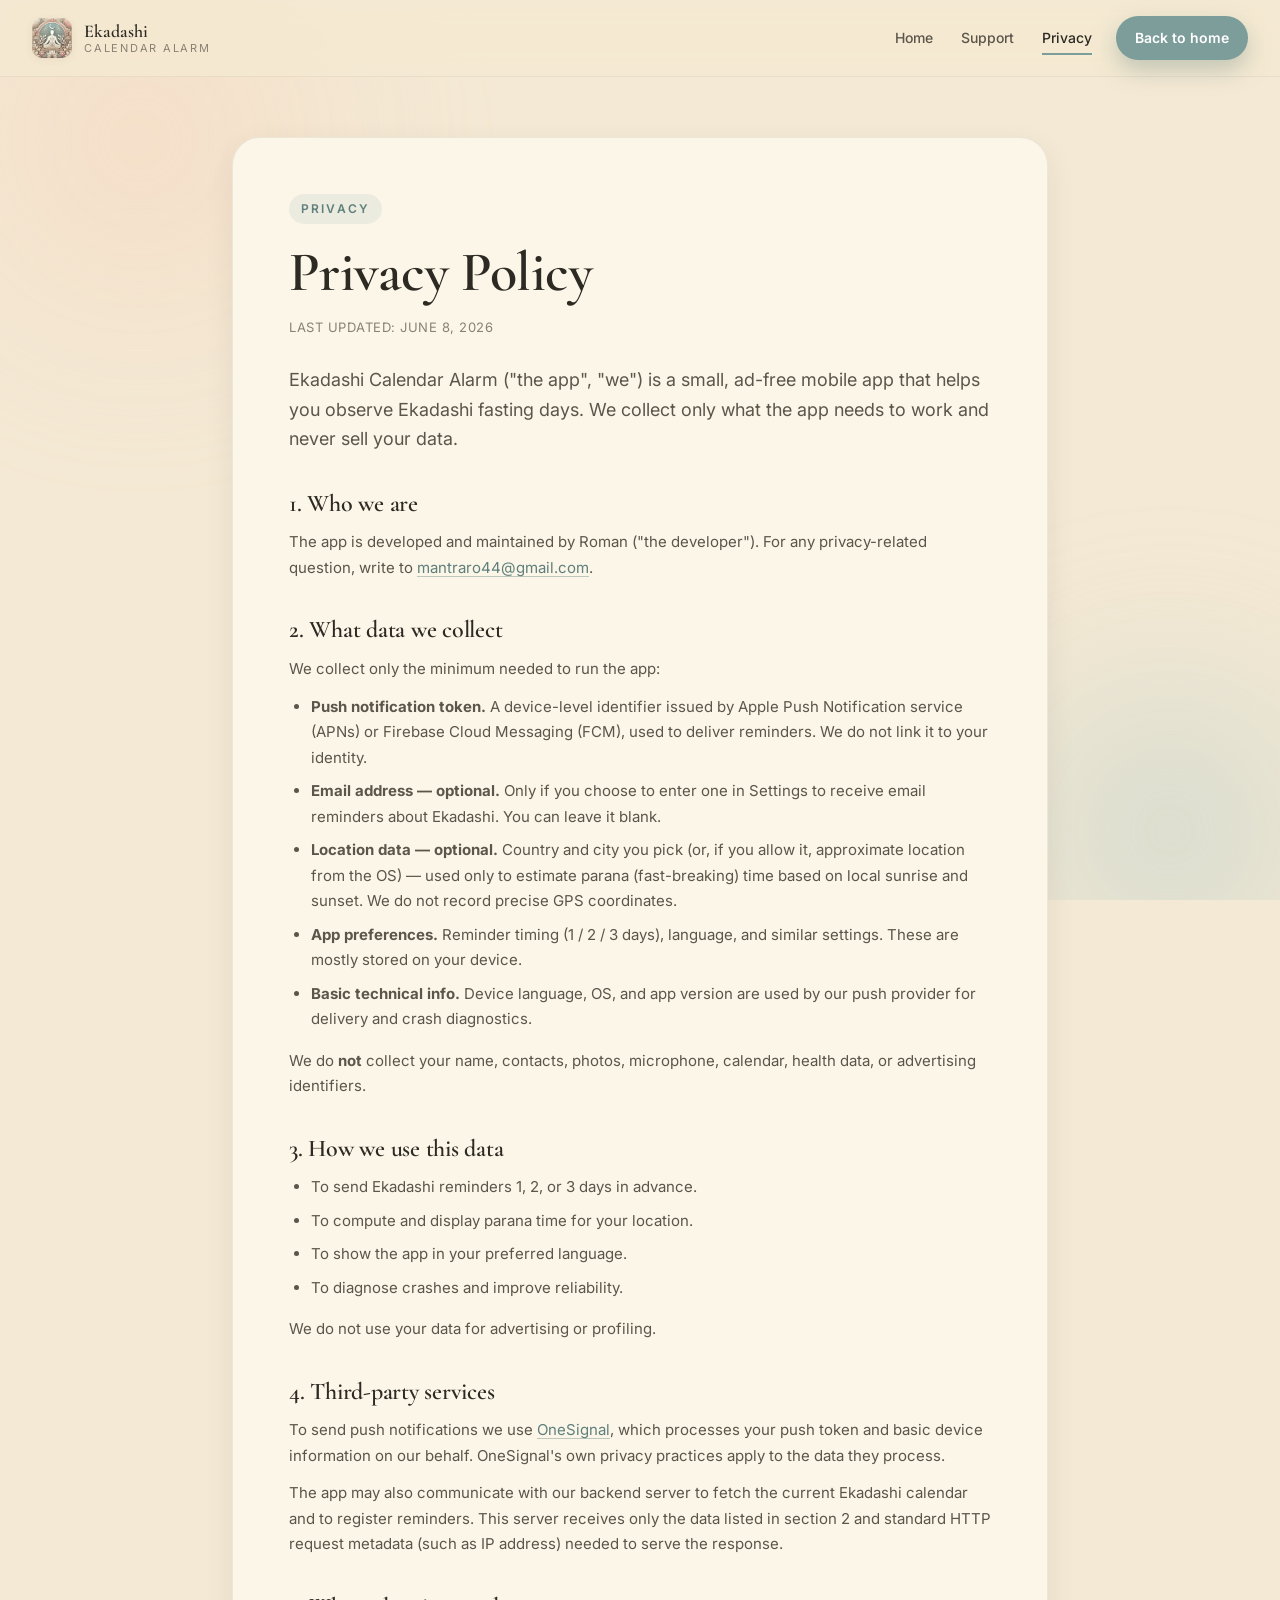
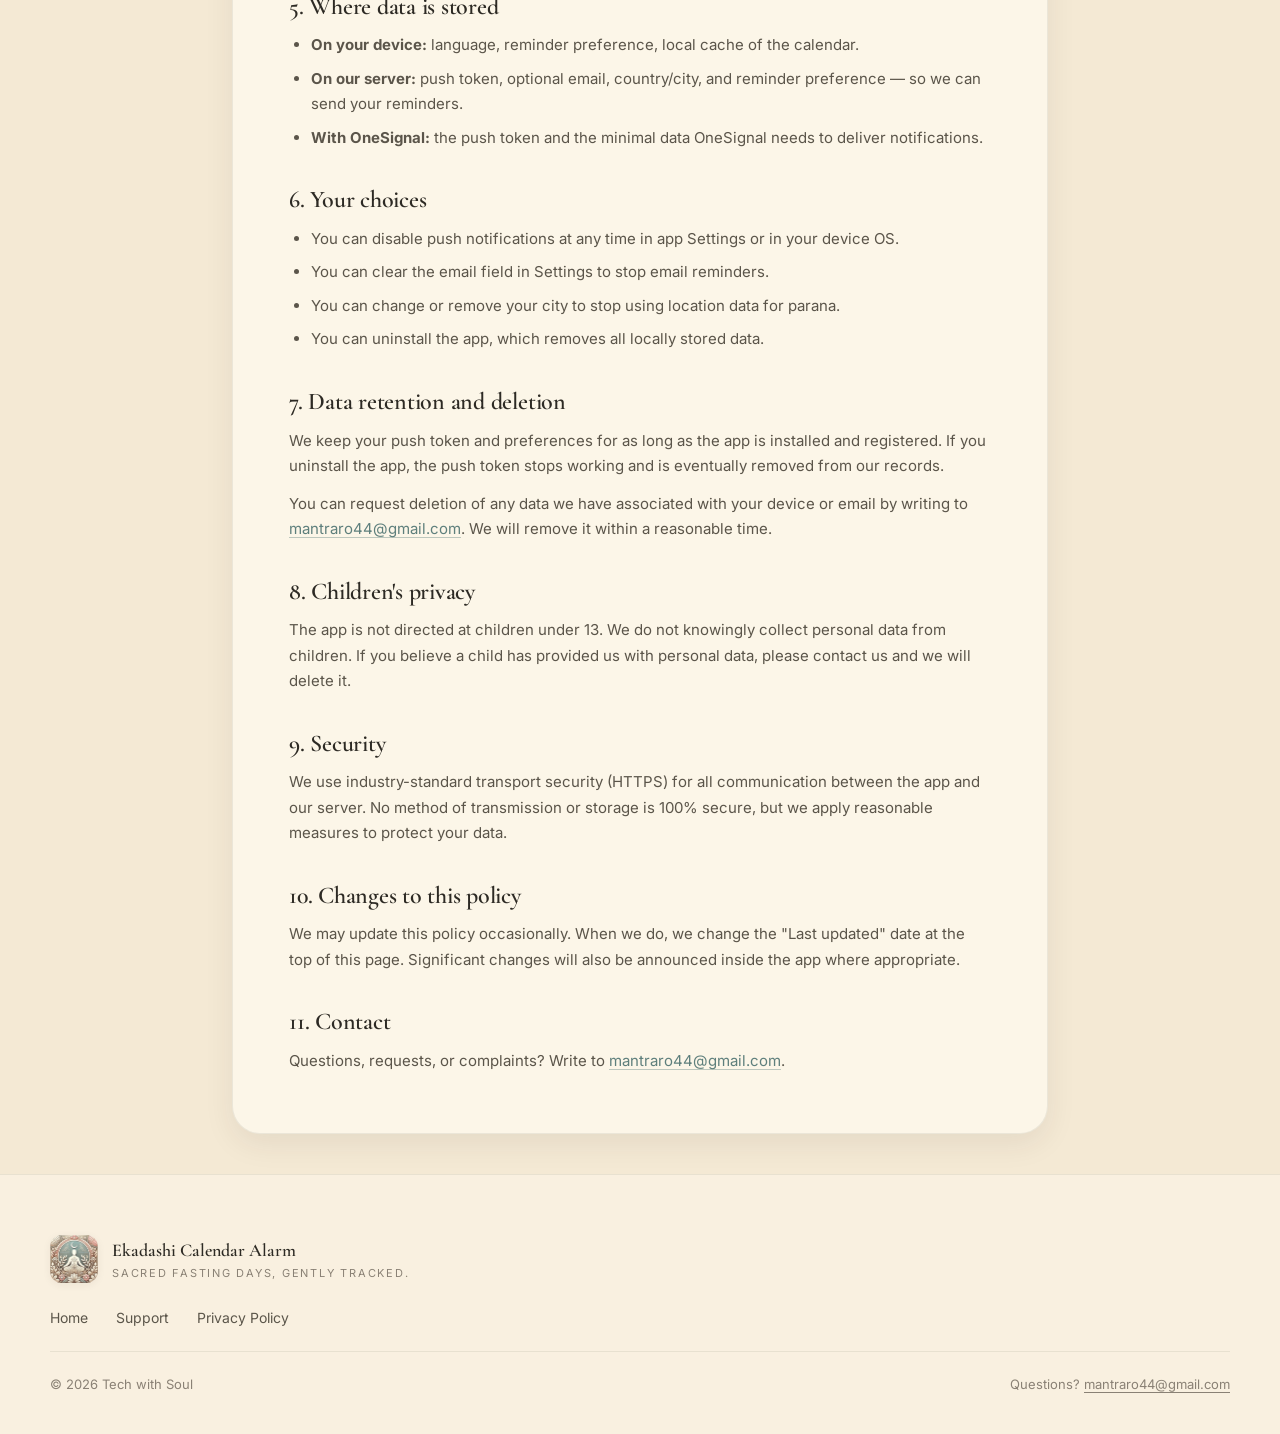
<file: privacy.html>
<!DOCTYPE html>
<html lang="en">
<head>
  <meta charset="UTF-8" />
  <meta name="viewport" content="width=device-width, initial-scale=1.0" />
  <meta name="theme-color" content="#F4E9D4" />
  <title>Privacy Policy — Ekadashi Calendar Alarm</title>
  <meta name="description" content="Privacy Policy for the Ekadashi Calendar Alarm mobile app: what data we collect, how we use it, and how to remove it." />

  <link rel="icon" type="image/png" href="assets/app-icon.png" />
  <link rel="apple-touch-icon" href="assets/app-icon.png" />

  <link rel="preconnect" href="https://fonts.googleapis.com" />
  <link rel="preconnect" href="https://fonts.gstatic.com" crossorigin />
  <link href="https://fonts.googleapis.com/css2?family=Cormorant+Garamond:wght@400;500;600;700&family=Inter:wght@300;400;500;600;700&display=swap" rel="stylesheet" />

  <link rel="stylesheet" href="styles.css" />
</head>
<body class="page-legal">
  <div class="bg-decor">
    <div class="blob blob-1"></div>
    <div class="blob blob-2"></div>
    <div class="blob blob-3"></div>
  </div>

  <header class="site-header">
    <a href="index.html" class="brand">
      <img src="assets/app-icon.png" alt="Ekadashi Calendar Alarm icon" class="brand-icon" />
      <span class="brand-text">
        <span class="brand-title">Ekadashi</span>
        <span class="brand-subtitle">Calendar Alarm</span>
      </span>
    </a>

    <nav class="site-nav">
      <a href="index.html">Home</a>
      <a href="support.html">Support</a>
      <a href="privacy.html" class="active">Privacy</a>
    </nav>

    <a href="index.html" class="btn btn-primary btn-sm">Back to home</a>
  </header>

  <main class="legal-main">
    <div class="legal-wrap">
      <span class="kicker">Privacy</span>
      <h1 class="legal-title">Privacy Policy</h1>
      <p class="legal-meta">Last updated: June 8, 2026</p>

      <p class="legal-lead">
        Ekadashi Calendar Alarm ("the app", "we") is a small, ad-free mobile
        app that helps you observe Ekadashi fasting days. We collect only what
        the app needs to work and never sell your data.
      </p>

      <section class="legal-section">
        <h2>1. Who we are</h2>
        <p>
          The app is developed and maintained by Roman ("the developer").
          For any privacy-related question, write to
          <a href="#" class="js-email" data-u="mantraro44" data-d="gmail.com" data-subject="Privacy question"></a>.
        </p>
      </section>

      <section class="legal-section">
        <h2>2. What data we collect</h2>
        <p>We collect only the minimum needed to run the app:</p>
        <ul>
          <li>
            <strong>Push notification token.</strong> A device-level identifier
            issued by Apple Push Notification service (APNs) or Firebase Cloud
            Messaging (FCM), used to deliver reminders. We do not link it to
            your identity.
          </li>
          <li>
            <strong>Email address — optional.</strong> Only if you choose to
            enter one in Settings to receive email reminders about Ekadashi.
            You can leave it blank.
          </li>
          <li>
            <strong>Location data — optional.</strong> Country and city you
            pick (or, if you allow it, approximate location from the OS) — used
            only to estimate parana (fast-breaking) time based on local sunrise
            and sunset. We do not record precise GPS coordinates.
          </li>
          <li>
            <strong>App preferences.</strong> Reminder timing (1 / 2 / 3 days),
            language, and similar settings. These are mostly stored on your
            device.
          </li>
          <li>
            <strong>Basic technical info.</strong> Device language, OS, and app
            version are used by our push provider for delivery and crash
            diagnostics.
          </li>
        </ul>
        <p>
          We do <strong>not</strong> collect your name, contacts, photos,
          microphone, calendar, health data, or advertising identifiers.
        </p>
      </section>

      <section class="legal-section">
        <h2>3. How we use this data</h2>
        <ul>
          <li>To send Ekadashi reminders 1, 2, or 3 days in advance.</li>
          <li>To compute and display parana time for your location.</li>
          <li>To show the app in your preferred language.</li>
          <li>To diagnose crashes and improve reliability.</li>
        </ul>
        <p>We do not use your data for advertising or profiling.</p>
      </section>

      <section class="legal-section">
        <h2>4. Third-party services</h2>
        <p>
          To send push notifications we use
          <a href="https://onesignal.com/privacy_policy" target="_blank" rel="noopener">OneSignal</a>,
          which processes your push token and basic device information on our
          behalf. OneSignal's own privacy practices apply to the data they
          process.
        </p>
        <p>
          The app may also communicate with our backend server to fetch the
          current Ekadashi calendar and to register reminders. This server
          receives only the data listed in section 2 and standard HTTP request
          metadata (such as IP address) needed to serve the response.
        </p>
      </section>

      <section class="legal-section">
        <h2>5. Where data is stored</h2>
        <ul>
          <li>
            <strong>On your device:</strong> language, reminder preference,
            local cache of the calendar.
          </li>
          <li>
            <strong>On our server:</strong> push token, optional email,
            country/city, and reminder preference — so we can send your
            reminders.
          </li>
          <li>
            <strong>With OneSignal:</strong> the push token and the minimal
            data OneSignal needs to deliver notifications.
          </li>
        </ul>
      </section>

      <section class="legal-section">
        <h2>6. Your choices</h2>
        <ul>
          <li>You can disable push notifications at any time in app Settings or in your device OS.</li>
          <li>You can clear the email field in Settings to stop email reminders.</li>
          <li>You can change or remove your city to stop using location data for parana.</li>
          <li>You can uninstall the app, which removes all locally stored data.</li>
        </ul>
      </section>

      <section class="legal-section">
        <h2>7. Data retention and deletion</h2>
        <p>
          We keep your push token and preferences for as long as the app is
          installed and registered. If you uninstall the app, the push token
          stops working and is eventually removed from our records.
        </p>
        <p>
          You can request deletion of any data we have associated with your
          device or email by writing to
          <a href="#" class="js-email" data-u="mantraro44" data-d="gmail.com" data-subject="Delete my data"></a>.
          We will remove it within a reasonable time.
        </p>
      </section>

      <section class="legal-section">
        <h2>8. Children's privacy</h2>
        <p>
          The app is not directed at children under 13. We do not knowingly
          collect personal data from children. If you believe a child has
          provided us with personal data, please contact us and we will delete
          it.
        </p>
      </section>

      <section class="legal-section">
        <h2>9. Security</h2>
        <p>
          We use industry-standard transport security (HTTPS) for all
          communication between the app and our server. No method of
          transmission or storage is 100% secure, but we apply reasonable
          measures to protect your data.
        </p>
      </section>

      <section class="legal-section">
        <h2>10. Changes to this policy</h2>
        <p>
          We may update this policy occasionally. When we do, we change the
          "Last updated" date at the top of this page. Significant changes will
          also be announced inside the app where appropriate.
        </p>
      </section>

      <section class="legal-section">
        <h2>11. Contact</h2>
        <p>
          Questions, requests, or complaints? Write to
          <a href="#" class="js-email" data-u="mantraro44" data-d="gmail.com" data-subject="Privacy policy"></a>.
        </p>
      </section>
    </div>
  </main>

  <footer class="site-footer">
    <div class="footer-inner">
      <div class="footer-brand">
        <img src="assets/app-icon.png" alt="App icon" />
        <div>
          <div class="brand-title">Ekadashi Calendar Alarm</div>
          <div class="brand-subtitle">Sacred fasting days, gently tracked.</div>
        </div>
      </div>

      <nav class="footer-links">
        <a href="index.html">Home</a>
        <a href="support.html">Support</a>
        <a href="privacy.html">Privacy Policy</a>
      </nav>

      <div class="footer-bottom">
        <span>© <span id="year"></span> Tech with Soul</span>
        <span>Questions? <a href="#" class="js-email" data-u="mantraro44" data-d="gmail.com"></a></span>
      </div>
    </div>
  </footer>

  <script src="script.js"></script>
</body>
</html>
</file>
<file: styles.css>
/* ============================================================
   Ekadashi Calendar Alarm — landing
   Palette comes from the app screenshots: warm cream backgrounds,
   sage / teal buttons, peach & pink florals, soft gold accents.
   ============================================================ */

:root {
  --bg: #f4e9d4;
  --bg-soft: #fbf3e3;
  --bg-cream: #efe2c8;
  --ink: #2d2a24;
  --ink-soft: #5b554a;
  --muted: #8a8175;

  --sage: #7c9d9a;
  --sage-deep: #5e7f7c;
  --sage-soft: #b5cdca;

  --peach: #f0b89a;
  --peach-soft: #f7d3bc;
  --pink: #e9b8b3;
  --gold: #e6b365;
  --gold-soft: #f3d49a;

  --card: #fcf6e8;
  --card-border: rgba(45, 42, 36, 0.08);
  --shadow-sm: 0 2px 8px rgba(45, 42, 36, 0.06);
  --shadow-md: 0 10px 30px rgba(45, 42, 36, 0.08);
  --shadow-lg: 0 24px 60px rgba(45, 42, 36, 0.14);

  --radius: 18px;
  --radius-lg: 28px;
  --radius-pill: 999px;

  --font-display: "Cormorant Garamond", "Iowan Old Style", Georgia, serif;
  --font-body: "Inter", -apple-system, BlinkMacSystemFont, "Segoe UI", Roboto, sans-serif;

  --container: 1180px;
}

* {
  box-sizing: border-box;
}

html {
  /* Smooth scroll is handled in script.js (reliable on iOS). */
  scroll-behavior: auto;
}

body {
  margin: 0;
  font-family: var(--font-body);
  color: var(--ink);
  background: var(--bg);
  line-height: 1.55;
  -webkit-font-smoothing: antialiased;
  -moz-osx-font-smoothing: grayscale;
  overflow-x: hidden;
}

img {
  max-width: 100%;
  display: block;
}

a {
  color: inherit;
  text-decoration: none;
}

h1, h2, h3, h4 {
  font-family: var(--font-display);
  font-weight: 600;
  letter-spacing: -0.01em;
  line-height: 1.15;
  margin: 0;
  color: var(--ink);
}

p {
  margin: 0;
  color: var(--ink-soft);
}

/* ---------- background decoration ---------- */

.bg-decor {
  position: fixed;
  inset: 0;
  pointer-events: none;
  z-index: -1;
  overflow: hidden;
}

.blob {
  position: absolute;
  border-radius: 50%;
  filter: blur(70px);
  opacity: 0.55;
  animation: float 18s ease-in-out infinite;
}

.blob-1 {
  width: 520px;
  height: 520px;
  background: radial-gradient(circle, var(--peach-soft), transparent 70%);
  top: -120px;
  left: -120px;
}

.blob-2 {
  width: 460px;
  height: 460px;
  background: radial-gradient(circle, var(--sage-soft), transparent 70%);
  bottom: -160px;
  right: -120px;
  animation-delay: -6s;
}

.blob-3 {
  width: 380px;
  height: 380px;
  background: radial-gradient(circle, var(--gold-soft), transparent 70%);
  top: 40%;
  right: 25%;
  animation-delay: -12s;
}

@keyframes float {
  0%, 100% { transform: translate(0, 0) scale(1); }
  50%      { transform: translate(30px, -20px) scale(1.05); }
}

/* ---------- header ---------- */

.site-header {
  position: sticky;
  top: 0;
  z-index: 50;
  display: flex;
  align-items: center;
  gap: 24px;
  padding: 16px 32px;
  background: rgba(244, 233, 212, 0.78);
  backdrop-filter: saturate(140%) blur(12px);
  -webkit-backdrop-filter: saturate(140%) blur(12px);
  border-bottom: 1px solid rgba(45, 42, 36, 0.06);
}

.brand {
  display: flex;
  align-items: center;
  gap: 12px;
  margin-right: auto;
}

.brand-icon {
  width: 40px;
  height: 40px;
  border-radius: 10px;
  box-shadow: var(--shadow-sm);
}

.brand-text {
  display: flex;
  flex-direction: column;
  line-height: 1.1;
}

.brand-title {
  font-family: var(--font-display);
  font-size: 18px;
  font-weight: 600;
  color: var(--ink);
}

.brand-subtitle {
  font-size: 11px;
  letter-spacing: 0.16em;
  text-transform: uppercase;
  color: var(--muted);
}

.site-nav {
  display: flex;
  gap: 28px;
  font-size: 14px;
  font-weight: 500;
  color: var(--ink-soft);
}

.site-nav a {
  position: relative;
  padding: 6px 0;
  transition: color 0.2s ease;
}

.site-nav a::after {
  content: "";
  position: absolute;
  left: 0;
  bottom: 0;
  width: 100%;
  height: 1.5px;
  background: var(--sage);
  transform: scaleX(0);
  transform-origin: left;
  transition: transform 0.3s ease;
}

.site-nav a:hover {
  color: var(--ink);
}

.site-nav a:hover::after {
  transform: scaleX(1);
}

/* ---------- buttons ---------- */

.btn {
  display: inline-flex;
  align-items: center;
  gap: 10px;
  padding: 14px 24px;
  border-radius: var(--radius-pill);
  font-family: var(--font-body);
  font-size: 15px;
  font-weight: 600;
  cursor: pointer;
  border: 1px solid transparent;
  transition: transform 0.2s ease, box-shadow 0.25s ease, background 0.25s ease, color 0.25s ease;
  white-space: nowrap;
}

.btn small {
  font-size: 11px;
  font-weight: 500;
  opacity: 0.75;
  margin-left: 2px;
}

.btn-sm {
  padding: 10px 18px;
  font-size: 14px;
}

.btn-primary {
  background: var(--sage);
  color: #fff;
  box-shadow: 0 10px 24px rgba(94, 127, 124, 0.35);
}

.btn-primary:hover {
  background: var(--sage-deep);
  transform: translateY(-2px);
  box-shadow: 0 14px 30px rgba(94, 127, 124, 0.4);
}

.btn-secondary {
  background: var(--card);
  color: var(--ink);
  border-color: var(--card-border);
  box-shadow: var(--shadow-sm);
}

.btn-secondary:hover {
  background: #fff;
  transform: translateY(-2px);
  box-shadow: var(--shadow-md);
}

/* ---------- hero ---------- */

.hero {
  position: relative;
  padding: 80px 32px 120px;
  max-width: var(--container);
  margin: 0 auto;
}

.hero-inner {
  display: grid;
  grid-template-columns: 1.05fr 1fr;
  gap: 60px;
  align-items: center;
}

.eyebrow {
  display: inline-flex;
  align-items: center;
  gap: 10px;
  font-size: 13px;
  letter-spacing: 0.06em;
  font-weight: 500;
  color: var(--ink-soft);
  background: rgba(252, 246, 232, 0.7);
  border: 1px solid var(--card-border);
  padding: 8px 14px;
  border-radius: var(--radius-pill);
  margin-bottom: 24px;
}

.eyebrow .dot {
  width: 8px;
  height: 8px;
  border-radius: 50%;
  background: var(--gold);
  box-shadow: 0 0 0 4px rgba(230, 179, 101, 0.2);
  animation: pulse 2.4s ease-in-out infinite;
}

@keyframes pulse {
  0%, 100% { box-shadow: 0 0 0 4px rgba(230, 179, 101, 0.2); }
  50%      { box-shadow: 0 0 0 9px rgba(230, 179, 101, 0); }
}

.hero-title {
  font-size: clamp(48px, 7vw, 84px);
  line-height: 1.02;
  margin-bottom: 22px;
}

.title-line {
  display: block;
}

.title-line.accent {
  background: linear-gradient(120deg, var(--sage-deep), var(--gold) 60%, var(--peach));
  -webkit-background-clip: text;
  background-clip: text;
  color: transparent;
  font-style: italic;
  font-weight: 500;
}

.hero-lead {
  font-size: 18px;
  line-height: 1.6;
  max-width: 540px;
  margin-bottom: 36px;
}

.hero-actions {
  display: flex;
  flex-wrap: wrap;
  gap: 14px;
  margin-bottom: 28px;
}

.hero-actions.center {
  justify-content: center;
}

.hero-bullets {
  display: flex;
  flex-wrap: wrap;
  gap: 22px;
  list-style: none;
  padding: 0 40px 40px 20px;
  margin: 0;
  font-size: 14px;
  color: var(--ink-soft);
}

.hero-bullets .check {
  display: inline-block;
  width: 20px;
  height: 20px;
  line-height: 20px;
  text-align: center;
  border-radius: 50%;
  background: var(--sage-soft);
  color: var(--sage-deep);
  font-weight: 700;
  margin-right: 8px;
  font-size: 12px;
}

/* ---------- hero visual (phones) ---------- */

.hero-visual {
  position: relative;
  display: flex;
  justify-content: center;
  align-items: center;
  min-height: 600px;
}

.phone {
  position: absolute;
  border-radius: 44px;
  overflow: hidden;
  background: #000;
  box-shadow:
    0 30px 60px rgba(45, 42, 36, 0.22),
    0 0 0 8px #1a1a1a,
    0 0 0 9px rgba(255, 255, 255, 0.08);
  transition: transform 0.6s cubic-bezier(0.16, 1, 0.3, 1);
}

.phone img {
  width: 100%;
  height: auto;
  display: block;
}

.phone-back {
  width: 260px;
  transform: translate(-110px, -10px) rotate(-8deg);
  z-index: 1;
  animation: floatY 8s ease-in-out infinite;
}

.phone-front {
  width: 290px;
  transform: translate(80px, 20px) rotate(6deg);
  z-index: 2;
  animation: floatY 8s ease-in-out infinite;
  animation-delay: -4s;
}

@keyframes floatY {
  0%, 100% { translate: 0 0; }
  50%      { translate: 0 -14px; }
}

.hero-visual:hover .phone-back  { transform: translate(-130px, -20px) rotate(-10deg); }
.hero-visual:hover .phone-front { transform: translate(100px, 10px) rotate(8deg); }

.orb {
  position: absolute;
  border-radius: 50%;
  filter: blur(2px);
  opacity: 0.7;
}

.orb-1 {
  width: 16px;
  height: 16px;
  background: var(--gold);
  top: 18%;
  right: 15%;
  animation: floatY 6s ease-in-out infinite;
}

.orb-2 {
  width: 10px;
  height: 10px;
  background: var(--peach);
  bottom: 18%;
  left: 12%;
  animation: floatY 7s ease-in-out infinite;
  animation-delay: -2s;
}

.orb-3 {
  width: 22px;
  height: 22px;
  background: var(--sage);
  top: 50%;
  right: 5%;
  opacity: 0.45;
  animation: floatY 9s ease-in-out infinite;
  animation-delay: -3s;
}

/* ---------- scroll cue ---------- */

.scroll-cue {
  position: absolute;
  bottom: 32px;
  left: 50%;
  transform: translateX(-50%);
  width: 26px;
  height: 42px;
  border: 1.5px solid var(--muted);
  border-radius: 14px;
  opacity: 0.6;
}

.scroll-cue span {
  display: block;
  width: 4px;
  height: 8px;
  background: var(--muted);
  border-radius: 2px;
  margin: 7px auto 0;
  animation: scrollCue 1.8s ease-in-out infinite;
}

@keyframes scrollCue {
  0%   { transform: translateY(0); opacity: 1; }
  60%  { transform: translateY(14px); opacity: 0; }
  100% { transform: translateY(14px); opacity: 0; }
}

/* ---------- shared section ---------- */

.section {
  max-width: var(--container);
  margin: 0 auto;
  padding: 100px 32px;
}

.section-head {
  max-width: 720px;
  margin: 0 auto 56px;
  text-align: center;
}

.kicker {
  display: inline-block;
  font-size: 12px;
  font-weight: 600;
  letter-spacing: 0.18em;
  text-transform: uppercase;
  color: var(--sage-deep);
  margin-bottom: 14px;
  padding: 6px 12px;
  background: rgba(124, 157, 154, 0.12);
  border-radius: var(--radius-pill);
}

.section-head h2 {
  font-size: clamp(32px, 4.4vw, 50px);
  margin-bottom: 18px;
}

.section-head p {
  font-size: 17px;
  line-height: 1.65;
}

/* ---------- about ---------- */

.stats {
  display: grid;
  grid-template-columns: repeat(3, 1fr);
  gap: 20px;
  margin-top: 40px;
}

.stat {
  background: var(--card);
  border: 1px solid var(--card-border);
  border-radius: var(--radius-lg);
  padding: 36px 24px;
  text-align: center;
  box-shadow: var(--shadow-sm);
  transition: transform 0.3s ease, box-shadow 0.3s ease;
}

.stat:hover {
  transform: translateY(-4px);
  box-shadow: var(--shadow-md);
}

.stat-num {
  font-family: var(--font-display);
  font-size: 64px;
  font-weight: 600;
  line-height: 1;
  background: linear-gradient(135deg, var(--sage-deep), var(--gold));
  -webkit-background-clip: text;
  background-clip: text;
  color: transparent;
}

.stat-num sup {
  font-size: 24px;
  vertical-align: super;
  margin-left: 2px;
}

.stat-label {
  margin-top: 12px;
  font-size: 14px;
  color: var(--ink-soft);
  letter-spacing: 0.02em;
}

/* ---------- features ---------- */

.feature-grid {
  display: grid;
  grid-template-columns: repeat(3, 1fr);
  gap: 24px;
}

.feature-card {
  background: var(--card);
  border: 1px solid var(--card-border);
  border-radius: var(--radius-lg);
  padding: 32px 28px;
  box-shadow: var(--shadow-sm);
  transition: transform 0.35s ease, box-shadow 0.35s ease, border-color 0.35s ease;
  position: relative;
  overflow: hidden;
}

.feature-card::before {
  content: "";
  position: absolute;
  inset: 0;
  background: linear-gradient(135deg, rgba(124, 157, 154, 0.08), rgba(230, 179, 101, 0.06));
  opacity: 0;
  transition: opacity 0.35s ease;
}

.feature-card:hover {
  transform: translateY(-6px);
  box-shadow: var(--shadow-lg);
  border-color: rgba(124, 157, 154, 0.25);
}

.feature-card:hover::before {
  opacity: 1;
}

.feature-card > * {
  position: relative;
}

.feature-icon {
  width: 56px;
  height: 56px;
  border-radius: 16px;
  background: linear-gradient(135deg, var(--sage-soft), var(--sage));
  color: #fff;
  display: flex;
  align-items: center;
  justify-content: center;
  margin-bottom: 20px;
  box-shadow: 0 8px 18px rgba(94, 127, 124, 0.25);
}

.feature-card:nth-child(2) .feature-icon {
  background: linear-gradient(135deg, var(--peach-soft), var(--peach));
  box-shadow: 0 8px 18px rgba(240, 184, 154, 0.35);
}

.feature-card:nth-child(3) .feature-icon {
  background: linear-gradient(135deg, var(--gold-soft), var(--gold));
  box-shadow: 0 8px 18px rgba(230, 179, 101, 0.35);
}

.feature-card:nth-child(5) .feature-icon {
  background: linear-gradient(135deg, var(--pink), var(--peach));
}

.feature-card:nth-child(6) .feature-icon {
  background: linear-gradient(135deg, var(--sage), var(--sage-deep));
}

.feature-card h3 {
  font-size: 22px;
  margin-bottom: 10px;
}

.feature-card p {
  font-size: 15px;
  line-height: 1.6;
}

/* ---------- screens ---------- */

.screens-grid {
  display: grid;
  grid-template-columns: repeat(4, 1fr);
  gap: 28px;
}

.screen-item {
  margin: 0;
  text-align: center;
  transition: transform 0.4s ease;
}

.screen-item:hover {
  transform: translateY(-8px);
}

.screen-frame {
  position: relative;
  border-radius: 32px;
  overflow: hidden;
  background: #000;
  box-shadow:
    var(--shadow-md),
    0 0 0 7px #1a1a1a,
    0 0 0 8px rgba(255, 255, 255, 0.06);
  margin-bottom: 18px;
  transition: box-shadow 0.4s ease;
}

.screen-item:hover .screen-frame {
  box-shadow:
    var(--shadow-lg),
    0 0 0 7px #1a1a1a,
    0 0 0 8px rgba(255, 255, 255, 0.06);
}

.screen-frame img {
  width: 100%;
  height: auto;
  display: block;
}

.screen-item figcaption {
  display: flex;
  flex-direction: column;
  gap: 2px;
}

.screen-item figcaption strong {
  font-family: var(--font-display);
  font-size: 20px;
  font-weight: 600;
  color: var(--ink);
}

.screen-item figcaption span {
  font-size: 13px;
  color: var(--muted);
}

/* ---------- banner strip ---------- */

.banner-strip {
  max-width: var(--container);
  margin: 0 auto;
  padding: 40px 32px;
}

.banner-inner {
  border-radius: var(--radius-lg);
  overflow: hidden;
  box-shadow: var(--shadow-md);
}

.banner-inner img {
  width: 100%;
  display: block;
}

/* ---------- languages ---------- */

.lang-cards {
  display: grid;
  grid-template-columns: repeat(3, 1fr);
  gap: 24px;
  max-width: 880px;
  margin: 0 auto;
}

.lang-card {
  background: var(--card);
  border: 1px solid var(--card-border);
  border-radius: var(--radius-lg);
  padding: 36px 28px;
  text-align: center;
  box-shadow: var(--shadow-sm);
  transition: transform 0.3s ease, box-shadow 0.3s ease;
}

.lang-card:hover {
  transform: translateY(-4px);
  box-shadow: var(--shadow-md);
}

.lang-flag {
  width: 56px;
  height: 56px;
  border-radius: 50%;
  margin: 0 auto 18px;
  background: linear-gradient(135deg, var(--sage), var(--sage-deep));
  color: #fff;
  font-weight: 700;
  letter-spacing: 0.04em;
  display: flex;
  align-items: center;
  justify-content: center;
  font-size: 16px;
  box-shadow: 0 8px 18px rgba(94, 127, 124, 0.25);
}

.lang-card:nth-child(2) .lang-flag { background: linear-gradient(135deg, var(--peach), var(--gold)); box-shadow: 0 8px 18px rgba(230, 179, 101, 0.3); }
.lang-card:nth-child(3) .lang-flag { background: linear-gradient(135deg, var(--gold), var(--peach)); }

.lang-card h3 {
  font-size: 22px;
  margin-bottom: 6px;
}

.lang-card p {
  font-size: 15px;
  color: var(--ink-soft);
  font-style: italic;
}

/* ---------- FAQ ---------- */

.faq-list {
  max-width: 800px;
  margin: 0 auto;
  display: flex;
  flex-direction: column;
  gap: 14px;
}

.faq-item {
  background: var(--card);
  border: 1px solid var(--card-border);
  border-radius: var(--radius);
  padding: 18px 24px;
  box-shadow: var(--shadow-sm);
  transition: box-shadow 0.25s ease, background 0.25s ease;
}

.faq-item:hover {
  box-shadow: var(--shadow-md);
}

.faq-item[open] {
  background: #fff;
}

.faq-item summary {
  font-family: var(--font-display);
  font-size: 20px;
  font-weight: 500;
  color: var(--ink);
  cursor: pointer;
  list-style: none;
  display: flex;
  justify-content: space-between;
  align-items: center;
  gap: 16px;
}

.faq-item summary::-webkit-details-marker {
  display: none;
}

.faq-item summary::after {
  content: "+";
  font-family: var(--font-body);
  font-size: 24px;
  font-weight: 300;
  color: var(--sage-deep);
  transition: transform 0.3s ease;
  line-height: 1;
}

.faq-item[open] summary::after {
  transform: rotate(45deg);
}

.faq-panel {
  overflow: hidden;
  height: 0;
  opacity: 0;
}

.faq-panel p {
  margin: 0;
  padding-top: 12px;
  font-size: 15px;
  color: var(--ink-soft);
  line-height: 1.6;
}

/* ---------- CTA ---------- */

.cta {
  max-width: var(--container);
}

.cta-inner {
  background:
    radial-gradient(circle at 20% 20%, rgba(230, 179, 101, 0.2), transparent 55%),
    radial-gradient(circle at 80% 80%, rgba(124, 157, 154, 0.25), transparent 55%),
    var(--card);
  border: 1px solid var(--card-border);
  border-radius: var(--radius-lg);
  padding: 72px 40px;
  text-align: center;
  box-shadow: var(--shadow-md);
}

.cta-icon {
  width: 88px;
  height: 88px;
  border-radius: 22px;
  margin: 0 auto 24px;
  box-shadow: var(--shadow-md);
}

.cta-inner h2 {
  font-size: clamp(32px, 4.4vw, 48px);
  margin-bottom: 12px;
}

.cta-inner > p {
  font-size: 18px;
  margin-bottom: 32px;
}

/* ---------- footer ---------- */

.site-footer {
  padding: 60px 32px 40px;
  background: rgba(252, 246, 232, 0.6);
  border-top: 1px solid var(--card-border);
}

.footer-inner {
  max-width: var(--container);
  margin: 0 auto;
}

.footer-brand {
  display: flex;
  align-items: center;
  gap: 14px;
  margin-bottom: 24px;
}

.footer-brand img {
  width: 48px;
  height: 48px;
  border-radius: 12px;
  box-shadow: var(--shadow-sm);
}

.footer-note {
  font-size: 13px;
  color: var(--muted);
  max-width: 720px;
  line-height: 1.7;
  margin-bottom: 28px;
}

.footer-bottom {
  display: flex;
  justify-content: space-between;
  flex-wrap: wrap;
  gap: 8px;
  padding-top: 22px;
  border-top: 1px solid var(--card-border);
  font-size: 13px;
  color: var(--muted);
}

/* ---------- responsive ---------- */

@media (max-width: 980px) {
  .site-nav { display: none; }

  .hero {
    padding: 40px 24px 80px;
  }
  .hero-inner {
    grid-template-columns: 1fr;
    gap: 40px;
    text-align: center;
  }
  .hero-lead { margin-left: auto; margin-right: auto; }
  .hero-actions { justify-content: center; }
  .hero-bullets { justify-content: flex-start; }
  .hero-visual { min-height: 540px; }

  .feature-grid { grid-template-columns: repeat(2, 1fr); }
  .screens-grid { grid-template-columns: repeat(2, 1fr); }
  .stats { grid-template-columns: 1fr; }
  .lang-cards { grid-template-columns: 1fr; }
  .scroll-cue { display: none; }

  .section { padding: 70px 24px; }
}

@media (max-width: 600px) {
  .site-header { padding: 12px 20px; gap: 12px; }
  .brand-subtitle { display: none; }

  .hero { padding: 24px 20px 60px; }
  .hero-title { font-size: 44px; }
  .hero-lead  { font-size: 16px; }
  .hero-visual { min-height: 460px; }
  .phone-back  { width: 200px; transform: translate(-70px, -10px) rotate(-8deg); }
  .phone-front { width: 230px; transform: translate(60px, 20px) rotate(6deg); }

  .feature-grid { grid-template-columns: 1fr; }
  .screens-grid { grid-template-columns: 1fr; }

  .cta-inner { padding: 48px 24px; }
  .stat-num { font-size: 52px; }
}

/* ---------- legal / support pages ---------- */

.site-nav a.active {
  color: var(--ink);
}

.site-nav a.active::after {
  transform: scaleX(1);
}

.legal-main {
  max-width: 880px;
  margin: 0 auto;
  padding: 60px 32px 40px;
}

.legal-wrap {
  background: var(--card);
  border: 1px solid var(--card-border);
  border-radius: var(--radius-lg);
  padding: 56px 56px 48px;
  box-shadow: var(--shadow-md);
}

.legal-wrap .kicker {
  margin-bottom: 16px;
}

.legal-title {
  font-size: clamp(36px, 5vw, 56px);
  margin-bottom: 12px;
}

.legal-meta {
  font-size: 13px;
  color: var(--muted);
  letter-spacing: 0.04em;
  text-transform: uppercase;
  margin-bottom: 28px;
}

.legal-lead {
  font-size: 18px;
  line-height: 1.65;
  margin-bottom: 36px;
}

.legal-section {
  margin-top: 36px;
}

.legal-section h2 {
  font-size: 24px;
  margin-bottom: 12px;
}

.legal-section p {
  font-size: 15px;
  line-height: 1.7;
  margin-bottom: 12px;
}

.legal-section ul {
  margin: 8px 0 16px;
  padding-left: 22px;
  color: var(--ink-soft);
  font-size: 15px;
  line-height: 1.7;
}

.legal-section li {
  margin-bottom: 8px;
}

.legal-section a {
  color: var(--sage-deep);
  text-decoration: underline;
  text-decoration-color: rgba(94, 127, 124, 0.4);
  text-underline-offset: 3px;
  transition: text-decoration-color 0.2s ease;
}

.legal-section a:hover {
  text-decoration-color: var(--sage-deep);
}

.legal-section.disclaimer {
  margin-top: 48px;
  padding: 24px 28px;
  background: rgba(230, 179, 101, 0.1);
  border: 1px solid rgba(230, 179, 101, 0.25);
  border-radius: var(--radius);
}

.legal-section.disclaimer h2 {
  font-size: 20px;
}

.legal-section.disclaimer p {
  margin-bottom: 0;
}

/* contact card on support page */

.contact-card {
  display: flex;
  gap: 20px;
  align-items: flex-start;
  margin-top: 8px;
  padding: 24px 28px;
  background: linear-gradient(135deg, rgba(124, 157, 154, 0.12), rgba(230, 179, 101, 0.1));
  border: 1px solid rgba(124, 157, 154, 0.22);
  border-radius: var(--radius);
}

.contact-icon {
  flex: 0 0 auto;
  width: 52px;
  height: 52px;
  border-radius: 14px;
  background: linear-gradient(135deg, var(--sage), var(--sage-deep));
  color: #fff;
  display: flex;
  align-items: center;
  justify-content: center;
  box-shadow: 0 8px 18px rgba(94, 127, 124, 0.25);
}

.contact-body {
  flex: 1;
  min-width: 0;
}

.contact-body h2 {
  font-family: var(--font-display);
  font-size: 22px;
  font-weight: 600;
  margin: 0 0 6px;
}

.contact-body p {
  font-size: 15px;
  line-height: 1.6;
  margin: 0;
}

.contact-body p + p {
  margin-top: 8px;
}

.contact-email {
  font-weight: 600;
  color: var(--sage-deep);
  text-decoration: underline;
  text-underline-offset: 3px;
}

.contact-hint {
  color: var(--muted);
  font-size: 14px;
}

/* legal pages reuse .faq-item from index, no overrides needed */

/* footer-links row (shared between landing, support, privacy) */

.footer-links {
  display: flex;
  flex-wrap: wrap;
  gap: 18px 28px;
  margin-bottom: 22px;
  font-size: 14px;
  color: var(--ink-soft);
}

.footer-links a {
  position: relative;
  transition: color 0.2s ease;
}

.footer-links a:hover {
  color: var(--ink);
}

.footer-bottom a {
  color: inherit;
  text-decoration: underline;
  text-underline-offset: 3px;
}

/* responsive — legal pages */

@media (max-width: 720px) {
  .legal-main { padding: 32px 20px; }
  .legal-wrap { padding: 32px 24px; }
  .contact-card { padding: 20px; flex-direction: column; }
}

/* ---------- reduced motion ---------- */

@media (prefers-reduced-motion: reduce) {
  *, *::before, *::after {
    animation-duration: 0.001ms !important;
    animation-iteration-count: 1 !important;
    transition-duration: 0.001ms !important;
    scroll-behavior: auto !important;
  }
}

/* ---------- Web Calendar Widget ---------- */

.calendar-widget-section {
    background-color: var(--bg-soft);
}

.calendar-widget-wrapper {
    display: grid;
    grid-template-columns: 1.3fr 0.7fr;
    gap: 40px;
    background-color: var(--card);
    border: 1px solid var(--card-border);
    border-radius: var(--radius-lg);
    padding: 40px;
    box-shadow: var(--shadow-md);
    align-items: start;
}

.desktop-calendar-card {
    display: flex;
    flex-direction: column;
}

.desktop-calendar-header {
    display: flex;
    justify-content: space-between;
    align-items: center;
    margin-bottom: 30px;
}

.cal-nav-btn {
    background: transparent;
    border: 1px solid var(--card-border);
    width: 44px;
    height: 44px;
    border-radius: 50%;
    cursor: pointer;
    display: flex;
    align-items: center;
    justify-content: center;
    color: var(--ink);
    transition: all 0.25s ease;
}

.cal-nav-btn:hover {
    background-color: var(--sage-soft);
    border-color: var(--sage);
    color: var(--sage-deep);
}

.current-month-display {
    font-family: var(--font-display);
    font-size: 1.8rem;
    font-weight: 600;
    color: var(--ink);
}

.desktop-weekdays {
    display: grid;
    grid-template-columns: repeat(7, 1fr);
    text-align: center;
    font-size: 0.85rem;
    font-weight: 600;
    color: var(--peach);
    border-bottom: 1px solid var(--card-border);
    padding-bottom: 12px;
    margin-bottom: 16px;
}

.desktop-days-grid {
    display: grid;
    grid-template-columns: repeat(7, 1fr);
    gap: 8px;
    flex: 1;
}

.desktop-day {
    aspect-ratio: 1.1;
    border-radius: 16px;
    border: 1px solid var(--card-border);
    background-color: rgba(251, 249, 244, 0.3);
    padding: 8px;
    cursor: pointer;
    display: flex;
    flex-direction: column;
    justify-content: space-between;
    transition: all 0.25s ease;
    position: relative;
}

.desktop-day:hover:not(.empty-day) {
    background-color: var(--sage-soft);
    border-color: var(--sage);
    transform: translateY(-2px);
}

.desktop-day.empty-day {
    background: transparent;
    border: none;
    cursor: default;
}

.day-number {
    font-size: 0.9rem;
    font-weight: 600;
    color: var(--ink);
}

.day-indicators {
    display: flex;
    gap: 4px;
    align-items: center;
    justify-content: flex-end;
}

.indicator-dot {
    width: 6px;
    height: 6px;
    border-radius: 50%;
}

/* Highlight states for web calendar days */
.desktop-day.has-ekadashi {
    background-color: var(--bg-soft);
    border: 1px solid var(--peach);
}

.desktop-day.has-ekadashi .day-number {
    color: var(--ink);
}

.desktop-day.has-ekadashi::after {
    content: "Ekadashi";
    font-size: 0.65rem;
    color: var(--sage-deep);
    font-weight: 700;
    position: absolute;
    bottom: 8px;
    left: 8px;
}

.desktop-day.has-full-moon::before {
    content: "🌕";
    font-size: 0.8rem;
    position: absolute;
    top: 6px;
    right: 6px;
}

.desktop-day.has-new-moon::before {
    content: "🌑";
    font-size: 0.8rem;
    position: absolute;
    top: 6px;
    right: 6px;
}

.desktop-day.selected-desktop-day {
    box-shadow: 0 0 0 3px var(--sage);
    background-color: var(--sage-soft);
}

.desktop-day.is-today {
    border: 2px solid var(--sage);
}

.desktop-day.is-today .day-number {
    display: inline-flex;
    align-items: center;
    justify-content: center;
    background-color: var(--sage);
    color: #fff !important;
    width: 24px;
    height: 24px;
    border-radius: 50%;
    margin-top: -2px;
    margin-left: -2px;
}


/* Web Calendar Details Side Panel */
.desktop-calendar-details {
    border-left: 1px solid var(--card-border);
    padding-left: 40px;
    display: flex;
    flex-direction: column;
    justify-content: center;
}

.details-content-state {
    transition: opacity 0.3s ease;
}

.details-badge {
    display: inline-block;
    padding: 4px 12px;
    background-color: var(--peach-soft);
    color: #C07043;
    font-size: 0.75rem;
    font-weight: 700;
    border-radius: 12px;
    margin-bottom: 12px;
    text-transform: uppercase;
}

.details-title {
    font-family: var(--font-display);
    font-size: 1.8rem;
    color: var(--ink);
    margin-bottom: 6px;
}

.details-date {
    font-size: 0.95rem;
    color: var(--ink-soft);
    font-weight: 600;
    display: block;
    margin-bottom: 20px;
}

.details-desc {
    font-size: 0.95rem;
    color: var(--ink);
    line-height: 1.6;
    margin-bottom: 24px;
}

.details-parana-box {
    background-color: var(--bg-soft);
    border: 1px solid var(--card-border);
    border-radius: 20px;
    padding: 20px;
}

.parana-title {
    display: flex;
    align-items: center;
    gap: 8px;
    font-weight: 700;
    color: var(--sage);
    margin-bottom: 8px;
    font-size: 0.9rem;
}

.parana-title i {
    width: 18px;
    height: 18px;
}

.parana-time {
    font-size: 1.2rem;
    font-weight: 700;
    color: var(--ink);
    margin-bottom: 6px;
}

.parana-notice {
    font-size: 0.75rem;
    color: var(--ink-soft);
    line-height: 1.4;
}

.desktop-legend {
    display: flex;
    justify-content: center;
    gap: 32px;
    margin-top: 30px;
}

.legend-item {
    display: flex;
    align-items: center;
    gap: 8px;
    font-size: 0.9rem;
    color: var(--ink-soft);
}

.legend-circle {
    display: inline-flex;
    align-items: center;
    justify-content: center;
    width: 20px;
    height: 20px;
    border-radius: 6px;
}

.legend-circle.fasting-circle {
    background-color: var(--bg-soft);
    border: 1px solid var(--peach);
}

/* Responsive Web Calendar Layout */
@media (max-width: 991px) {
    .calendar-widget-wrapper {
        grid-template-columns: 1fr;
        gap: 30px;
        padding: 30px;
    }
    
    .desktop-calendar-details {
        border-left: none;
        border-top: 1px solid var(--card-border);
        padding-left: 0;
        padding-top: 30px;
    }
}

@media (max-width: 768px) {
    .desktop-weekdays {
        font-size: 0.75rem;
        padding-bottom: 8px;
        margin-bottom: 12px;
    }
    .desktop-days-grid {
        gap: 4px;
    }
    .desktop-day {
        aspect-ratio: 1;
        padding: 4px;
        border-radius: 8px;
    }
    .day-number {
        font-size: 0.75rem;
    }
    .desktop-day.has-full-moon::before,
    .desktop-day.has-new-moon::before {
        font-size: 0.55rem;
        top: 2px;
        right: 2px;
    }
    .desktop-day.selected-desktop-day {
        box-shadow: 0 0 0 2px var(--sage);
    }
    .desktop-day.is-today .day-number {
        width: 18px;
        height: 18px;
        font-size: 0.7rem;
        margin-top: 0px;
        margin-left: 0px;
    }
    .desktop-day.has-ekadashi::after {
        content: "";
        width: 4px;
        height: 4px;
        background-color: var(--sage-deep);
        border-radius: 50%;
        position: absolute;
        bottom: 4px;
        left: 50%;
        transform: translateX(-50%);
    }
}

@media (max-width: 575px) {
    .calendar-widget-wrapper {
        padding: 20px 15px;
        border-radius: var(--radius);
    }
    
    .details-title {
        font-size: 1.5rem;
    }
    
    .desktop-legend {
        flex-direction: column;
        align-items: flex-start;
        gap: 12px;
        padding-left: 10px;
    }
}
</file>
